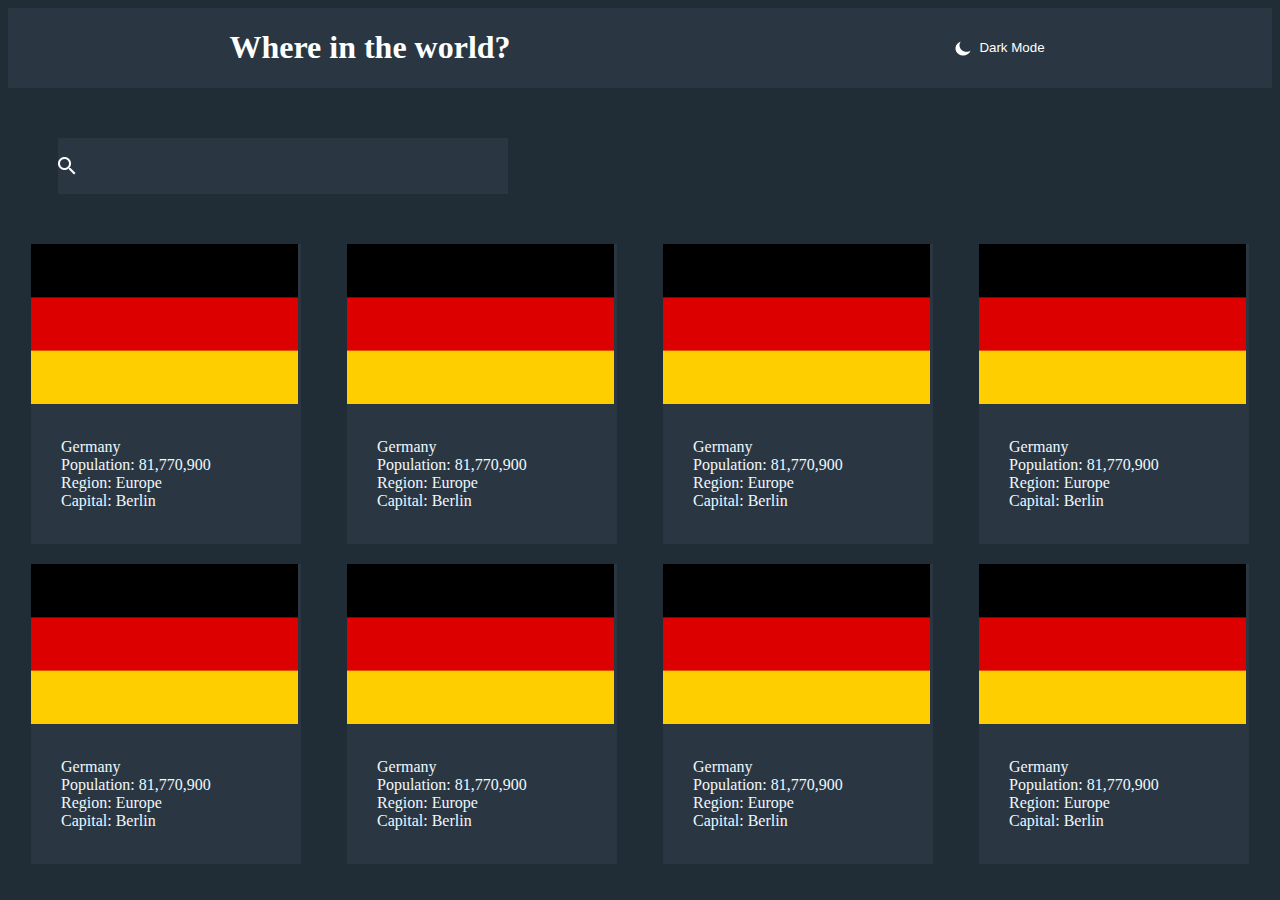
<file: index.html>
<!DOCTYPE html>
<html lang="en">
<head>
    <meta charset="UTF-8">
    <meta name="viewport" content="width=device-width, initial-scale=1.0">
    <title>Document</title>
    <link rel="stylesheet" href="style.css">
</head>
<body>
    <nav>
        <h1>
            Where in the world?
        </h1>
        <div class="fer">
            <img src="./img/Group 3.png" alt="">
            <button>
                Dark Mode
            </button>
        </div>
    </nav>
    <main>
        <div class="re">
            <img src="./img/search.png" alt="" class="img">
            <input type="search" class="ty">
        </div>
      <div class="ft">
        <div class="card">
            <img src="./img/1280px-Flag_of_Germany.svg.png" alt="">
            <div class="vsea">
                <a href="./index2.html">Germany</a><br>
                <a href="./index2.html">Population: 81,770,900</a><br>
                <a href="./index2.html">Region: Europe</a><br>
                <a href="./index2.html">Capital: Berlin</a><br>
            </div>

        </div>
        <div class="card">
            <img src="./img/1280px-Flag_of_Germany.svg.png" alt="">
            <div class="vsea">
                <a href="./index2.html">Germany</a><br>
            <a href="./index2.html">Population: 81,770,900</a><br>
            <a href="./index2.html">Region: Europe</a><br>
            <a href="./index2.html">Capital: Berlin</a><br>
            </div>

        </div>
        <div class="card">
            <img src="./img/1280px-Flag_of_Germany.svg.png" alt="">
            <div class="vsea">
                <a href="./index2.html">Germany</a><br>
            <a href="./index2.html">Population: 81,770,900</a><br>
            <a href="./index2.html">Region: Europe</a><br>
            <a href="./index2.html">Capital: Berlin</a><br>
            </div>

        </div>
        <div class="card">
            <img src="./img/1280px-Flag_of_Germany.svg.png" alt="">
            <div class="vsea">
                <a href="./index2.html">Germany</a><br>
            <a href="./index2.html">Population: 81,770,900</a><br>
            <a href="./index2.html">Region: Europe</a><br>
            <a href="./index2.html">Capital: Berlin</a><br>
            </div>

        </div>
      </div>
      <div class="ft">
        <div class="card">
            <img src="./img/1280px-Flag_of_Germany.svg.png" alt="">
            <div class="vsea">
                <a href="./index2.html">Germany</a><br>
            <a href="./index2.html">Population: 81,770,900</a><br>
            <a href="./index2.html">Region: Europe</a><br>
            <a href="./index2.html">Capital: Berlin</a><br>
            </div>

        </div>
        <div class="card">
            <img src="./img/1280px-Flag_of_Germany.svg.png" alt="">
            <div class="vsea">
                <a href="./index2.html">Germany</a><br>
            <a href="./index2.html">Population: 81,770,900</a><br>
            <a href="./index2.html">Region: Europe</a><br>
            <a href="./index2.html">Capital: Berlin</a><br>
            </div>

        </div>
        <div class="card">
            <img src="./img/1280px-Flag_of_Germany.svg.png" alt="">
            <div class="vsea">
                <a href="./index2.html">Germany</a><br>
            <a href="./index2.html">Population: 81,770,900</a><br>
            <a href="./index2.html">Region: Europe</a><br>
            <a href="./index2.html">Capital: Berlin</a><br>
            </div>

        </div>
        <div class="card">
            <img src="./img/1280px-Flag_of_Germany.svg.png" alt="">
            <div class="vsea">
                <a href="./index2.html">Germany</a><br>
            <a href="./index2.html">Population: 81,770,900</a><br>
            <a href="./index2.html">Region: Europe</a><br>
            <a href="./index2.html">Capital: Berlin</a><br>
            </div>

        </div>
      </div>
    </main>
</body>
</html>
</file>
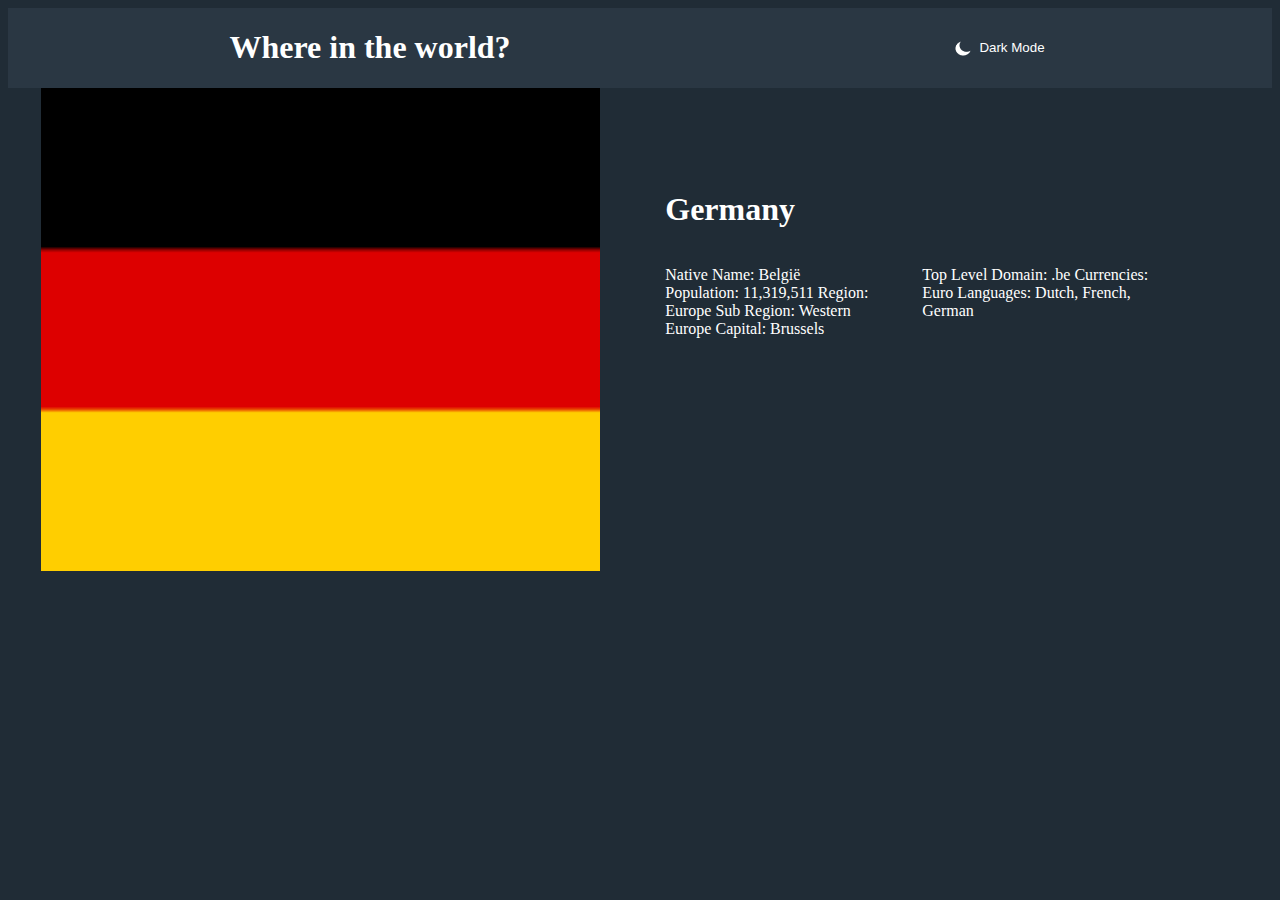
<file: index2.html>
<!DOCTYPE html>
<html lang="en">
<head>
    <meta charset="UTF-8">
    <meta name="viewport" content="width=device-width, initial-scale=1.0">
    <title>Document</title>
    <link rel="stylesheet" href="style.css">
</head>
<body>
    <nav>
        <h1>
            Where in the world?
        </h1>
        <div class="fer">
            <img src="./img/Group 3.png" alt="">
            <button>
                Dark Mode
            </button>
        </div>
    </nav>
    <section class="section1">
        <div class="left">
            <img src="img/1280px-Flag_of_Germany.svg.png" alt="">
        </div>
       <div class="right">
        <h1>Germany</h1>
       <div class="ds">
        <div class="fr">
            <p>Native Name: België
                Population: 11,319,511
                Region: Europe
                Sub Region: Western Europe
                Capital: Brussels</p>
           </div>
           <div class="fr2">
            <p>Top Level Domain: .be
                Currencies: Euro
                Languages: Dutch, French, German</p>
           </div>
       </div>
       </div>
    </section>
</body>
</html>
</file>
<file: style.css>
body{
    background-color:#202C36;
}
main{
    background-color:#202C36;
}
nav{
    color: white;
    display: flex;
    align-items: center;
    justify-content: space-around;
    background-color: #2A3743;
}
.fer{
    display: flex;
    align-items: center;
}
.fer button{
    color: white;
    /* background-color:#202C36; */
    background: none;
    border: none;
}
.ft{
    display: flex;
    align-items: center;
    justify-content: space-around;
    margin-top: 20px;
}
.card{
    width: 270px;
    height: 300px;
    background-color: #2A3743;
    color: white;
}
.card a{
    text-decoration: none;
    color: aliceblue;
}
@media (max-width: 800px){
    .ft{
        flex-direction: column;
        display: block;

    }
    .card{
        margin-top: 20px;
        width: 270px;
        height: 300px;
    }
}
.img{
    position: absolute;
    width: 18px;
    height: 18px;
}
.ty{
    background-color:#2A3743;
    width: 450px;
    height: 56px;
    color: white;
    border: none;
}
.re{
    margin: 50px;
    display: flex;
    align-items: center;
}
.vsea{
    margin: 30px;
}
/* a{
    text-decoration: none;
    color: white;
} */
.section1{

    display: flex;
    align-items: center;
    justify-content: space-around;
}
.left img{
    width: 559px;
    height: 483px;
}
.right {
    width: 574px;
    height: 323px;

    color: white;
}
.fr{
    width: 207px;
    height: 160px;
}
.fr2{
    margin-left: 50px;
    width: 250px;
    height: 96px;
}
.ds{
    display: flex;
}
</file>
